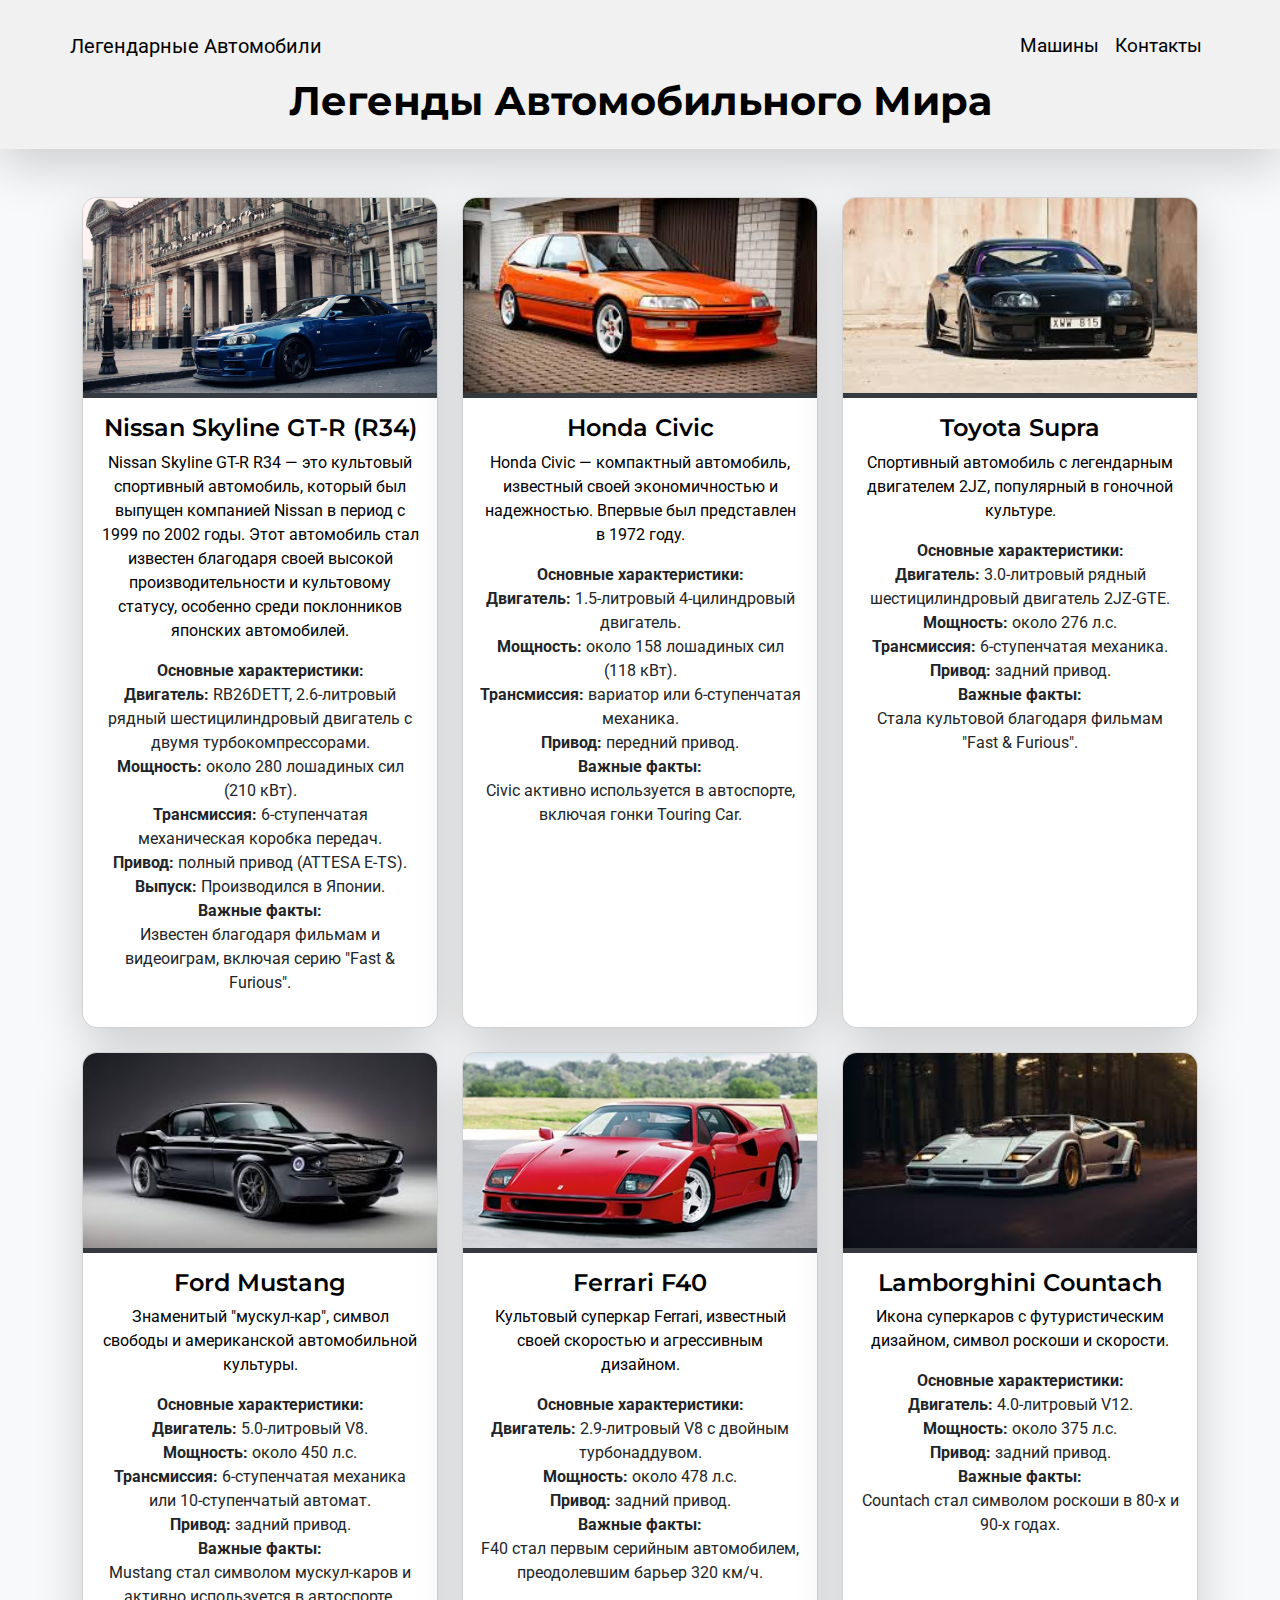
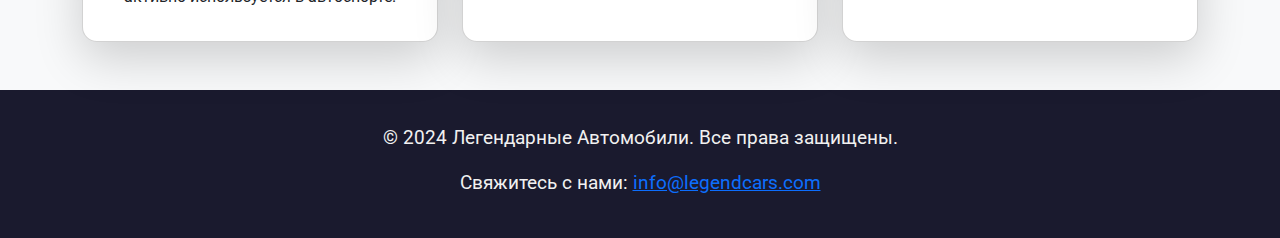
<file: index.html>
<!DOCTYPE html>
<html lang="ru">
<head>
    <meta charset="UTF-8">
    <meta name="viewport" content="width=device-width, initial-scale=1.0">
    <title>Легендарные Автомобили</title>
    <link href="https://cdn.jsdelivr.net/npm/bootstrap@5.3.0/dist/css/bootstrap.min.css" rel="stylesheet">
    <link href="https://fonts.googleapis.com/css2?family=Roboto:wght@400;700&family=Montserrat:wght@400;600;700&display=swap" rel="stylesheet">
    <link href="src/css/style.css" rel="stylesheet">

    <!-- Yandex.Metrika counter -->
<script type="text/javascript" >
    (function(m,e,t,r,i,k,a){m[i]=m[i]||function(){(m[i].a=m[i].a||[]).push(arguments)};
    m[i].l=1*new Date();
    for (var j = 0; j < document.scripts.length; j++) {if (document.scripts[j].src === r) { return; }}
    k=e.createElement(t),a=e.getElementsByTagName(t)[0],k.async=1,k.src=r,a.parentNode.insertBefore(k,a)})
    (window, document, "script", "https://mc.yandex.ru/metrika/tag.js", "ym");
 
    ym(99414979, "init", {
         clickmap:true,
         trackLinks:true,
         accurateTrackBounce:true,
         webvisor:true
    });
 </script>
 <noscript><div><img src="https://mc.yandex.ru/watch/99414979" style="position:absolute; left:-9999px;" alt="" /></div></noscript>
 <!-- /Yandex.Metrika counter -->
  
</head>
<body>
    <header class="custom-header text-center py-3 shadow-lg">
        <nav class="navbar navbar-expand-lg navbar-light container">
            <a class="navbar-brand" href="#">Легендарные Автомобили</a>
            <button class="navbar-toggler" type="button" data-bs-toggle="collapse" data-bs-target="#navbarNav" aria-controls="navbarNav" aria-expanded="false" aria-label="Toggle navigation">
                <span class="navbar-toggler-icon"></span>
            </button>
            <div class="collapse navbar-collapse" id="navbarNav">
                <ul class="navbar-nav ms-auto">
                    <li class="nav-item">
                        <a class="nav-link" href="#cars">Машины</a>
                    </li>
                    <li class="nav-item">
                        <a class="nav-link" href="#contact">Контакты</a>
                    </li>
                </ul>
            </div>
        </nav>
        <h1 class="display-4">Легенды Автомобильного Мира</h1>
    </header>

    <main class="container my-5">
        <section id="cars" class="mb-5">
            <div class="row g-4">

                <article class="col-md-4">
                    <div class="card h-100 shadow-lg">
                        <img src="asset/r34.jpg" class="card-img-top" alt="Nissan R34">
                        <div class="card-body text-center">
                            <h5 class="card-title">Nissan Skyline GT-R (R34)</h5>
                            <p class="card-text">
                                Nissan Skyline GT-R R34 — это культовый спортивный автомобиль, который был выпущен компанией Nissan в период с 1999 по 2002 годы. Этот автомобиль стал известен благодаря своей высокой производительности и культовому статусу, особенно среди поклонников японских автомобилей.
                            </p>
                            <div style="text-align: center;">
                                <strong>Основные характеристики:</strong><br>
                                <strong>Двигатель:</strong> RB26DETT, 2.6-литровый рядный шестицилиндровый двигатель с двумя турбокомпрессорами.<br>
                                <strong>Мощность:</strong> около 280 лошадиных сил (210 кВт).<br>
                                <strong>Трансмиссия:</strong> 6-ступенчатая механическая коробка передач.<br>
                                <strong>Привод:</strong> полный привод (ATTESA E-TS).<br>
                                <strong>Выпуск:</strong> Производился в Японии.
                            </div>
                            <p>
                                <strong>Важные факты:</strong><br>
                                Известен благодаря фильмам и видеоиграм, включая серию "Fast & Furious".
                            </p>
                        </div>
                    </div>
                </article>


                <article class="col-md-4">
                    <div class="card h-100 shadow-lg">
                        <img src="asset/civic.png" class="card-img-top" alt="Honda Civic">
                        <div class="card-body text-center">
                            <h5 class="card-title">Honda Civic</h5>
                            <p class="card-text">
                                Honda Civic — компактный автомобиль, известный своей экономичностью и надежностью. Впервые был представлен в 1972 году.
                            </p>
                            <div style="text-align: center;">
                                <strong>Основные характеристики:</strong><br>
                                <strong>Двигатель:</strong> 1.5-литровый 4-цилиндровый двигатель.<br>
                                <strong>Мощность:</strong> около 158 лошадиных сил (118 кВт).<br>
                                <strong>Трансмиссия:</strong> вариатор или 6-ступенчатая механика.<br>
                                <strong>Привод:</strong> передний привод.
                            </div>
                            <p>
                                <strong>Важные факты:</strong><br>
                                Civic активно используется в автоспорте, включая гонки Touring Car.
                            </p>
                        </div>
                    </div>
                </article>


                <article class="col-md-4">
                    <div class="card h-100 shadow-lg">
                        <img src="asset/supra.png" class="card-img-top" alt="Toyota Supra">
                        <div class="card-body text-center">
                            <h5 class="card-title">Toyota Supra</h5>
                            <p class="card-text">
                                Спортивный автомобиль с легендарным двигателем 2JZ, популярный в гоночной культуре.
                            </p>
                            <div style="text-align: center;">
                                <strong>Основные характеристики:</strong><br>
                                <strong>Двигатель:</strong> 3.0-литровый рядный шестицилиндровый двигатель 2JZ-GTE.<br>
                                <strong>Мощность:</strong> около 276 л.с.<br>
                                <strong>Трансмиссия:</strong> 6-ступенчатая механика.<br>
                                <strong>Привод:</strong> задний привод.
                            </div>
                            <p>
                                <strong>Важные факты:</strong><br>
                                Стала культовой благодаря фильмам "Fast & Furious".
                            </p>
                        </div>
                    </div>
                </article>


                <article class="col-md-4">
                    <div class="card h-100 shadow-lg">
                        <img src="asset/mustang.png" class="card-img-top" alt="Ford Mustang">
                        <div class="card-body text-center">
                            <h5 class="card-title">Ford Mustang</h5>
                            <p class="card-text">Знаменитый "мускул-кар", символ свободы и американской автомобильной культуры.</p>
                            <div style="text-align: center;">
                                <strong>Основные характеристики:</strong><br>
                                <strong>Двигатель:</strong> 5.0-литровый V8.<br>
                                <strong>Мощность:</strong> около 450 л.с.<br>
                                <strong>Трансмиссия:</strong> 6-ступенчатая механика или 10-ступенчатый автомат.<br>
                                <strong>Привод:</strong> задний привод.
                            </div>
                            <p>
                                <strong>Важные факты:</strong><br>
                                Mustang стал символом мускул-каров и активно используется в автоспорте.
                            </p>
                        </div>
                    </div>
                </article>


                <article class="col-md-4">
                    <div class="card h-100 shadow-lg">
                        <img src="asset/F40.png" class="card-img-top" alt="Ferrari F40">
                        <div class="card-body text-center">
                            <h5 class="card-title">Ferrari F40</h5>
                            <p class="card-text">Культовый суперкар Ferrari, известный своей скоростью и агрессивным дизайном.</p>
                            <div style="text-align: center;">
                                <strong>Основные характеристики:</strong><br>
                                <strong>Двигатель:</strong> 2.9-литровый V8 с двойным турбонаддувом.<br>
                                <strong>Мощность:</strong> около 478 л.с.<br>
                                <strong>Привод:</strong> задний привод.
                            </div>
                            <p>
                                <strong>Важные факты:</strong><br>
                                F40 стал первым серийным автомобилем, преодолевшим барьер 320 км/ч.
                            </p>
                        </div>
                    </div>
                </article>


                <article class="col-md-4">
                    <div class="card h-100 shadow-lg">
                        <img src="asset/countach.png" class="card-img-top" alt="Lamborghini Countach">
                        <div class="card-body text-center">
                            <h5 class="card-title">Lamborghini Countach</h5>
                            <p class="card-text">Икона суперкаров с футуристическим дизайном, символ роскоши и скорости.</p>
                            <div style="text-align: center;">
                                <strong>Основные характеристики:</strong><br>
                                <strong>Двигатель:</strong> 4.0-литровый V12.<br>
                                <strong>Мощность:</strong> около 375 л.с.<br>
                                <strong>Привод:</strong> задний привод.
                            </div>
                            <p>
                                <strong>Важные факты:</strong><br>
                                Countach стал символом роскоши в 80-х и 90-х годах.
                            </p>
                        </div>
                    </div>
                </article>
            </div>
        </section>
    </main>

    <footer id="contact" class="text-center py-4">
        <p>&copy; 2024 Легендарные Автомобили. Все права защищены.</p>
        <p>Свяжитесь с нами: <a href="mailto:info@legendcars.com">info@legendcars.com</a></p>
    </footer>

    <script src="https://cdn.jsdelivr.net/npm/bootstrap@5.3.0/dist/js/bootstrap.bundle.min.js"></script>
</body>
</html>
</file>
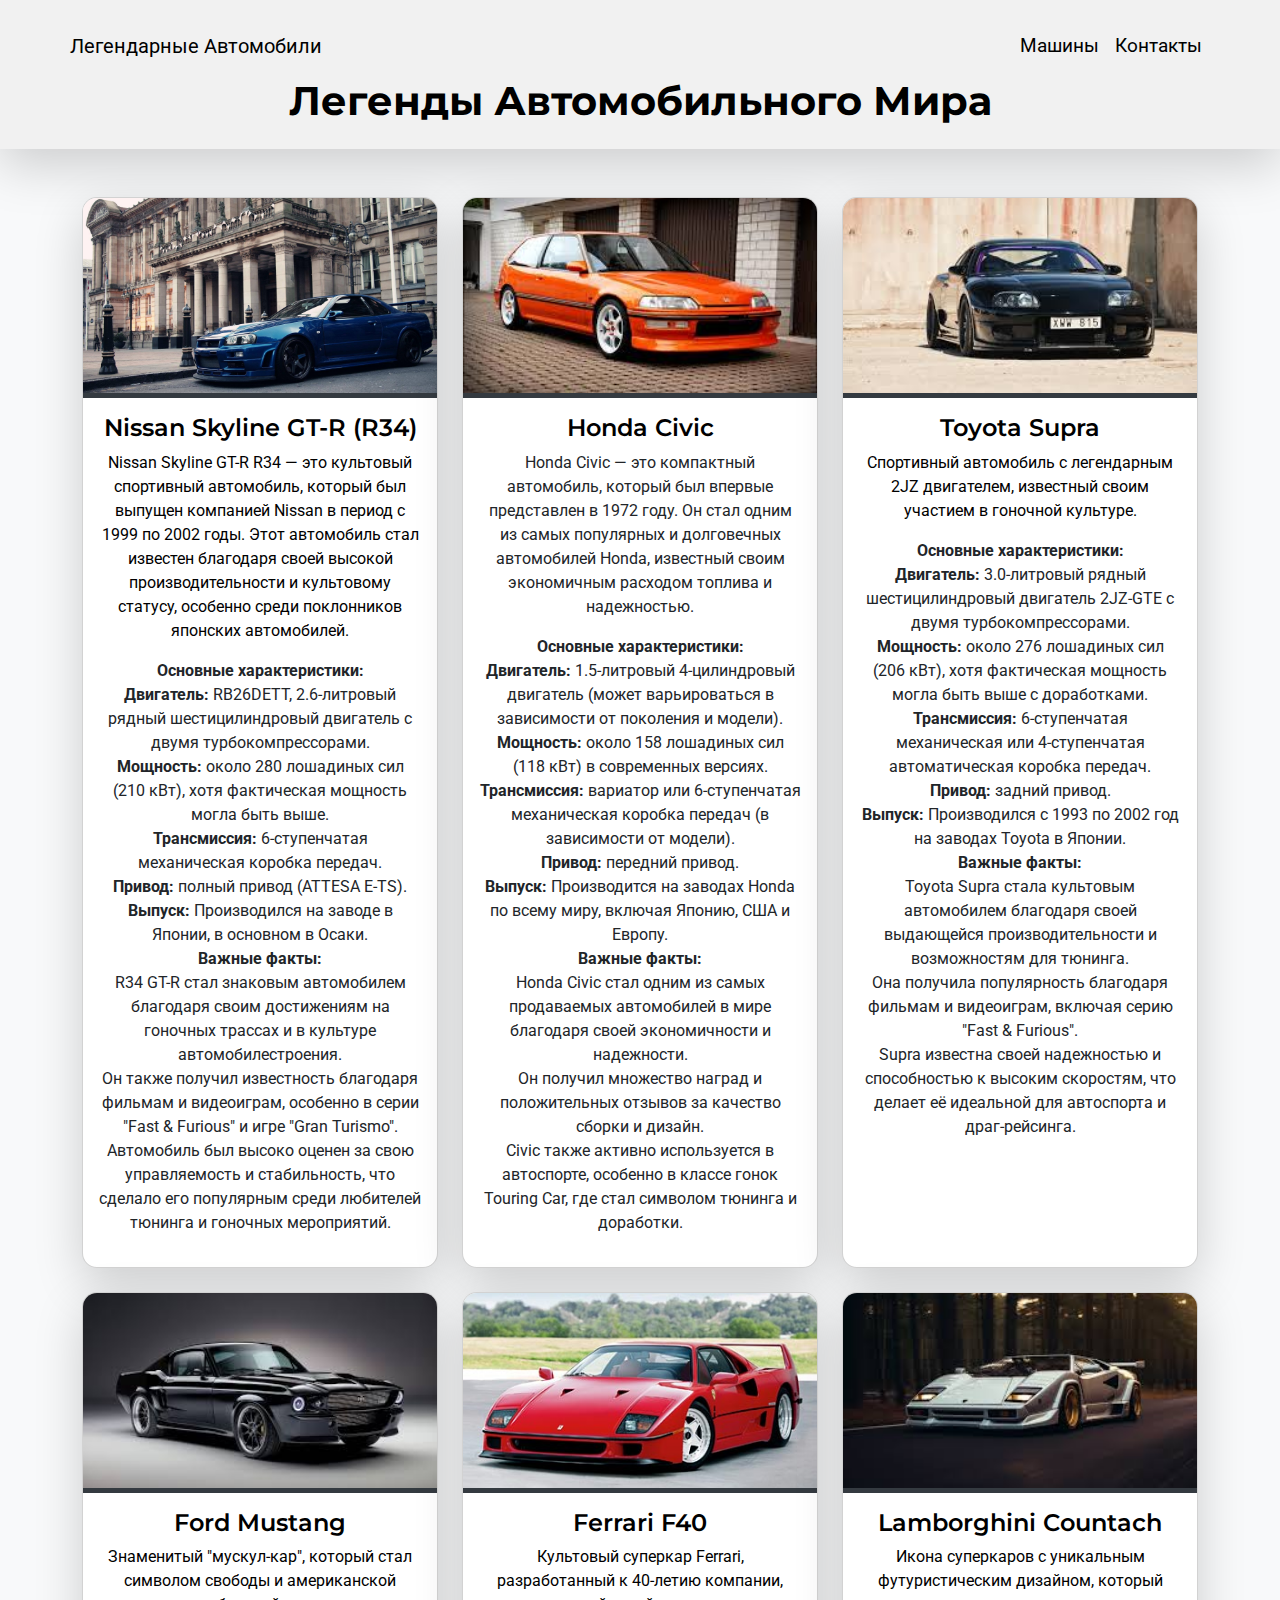
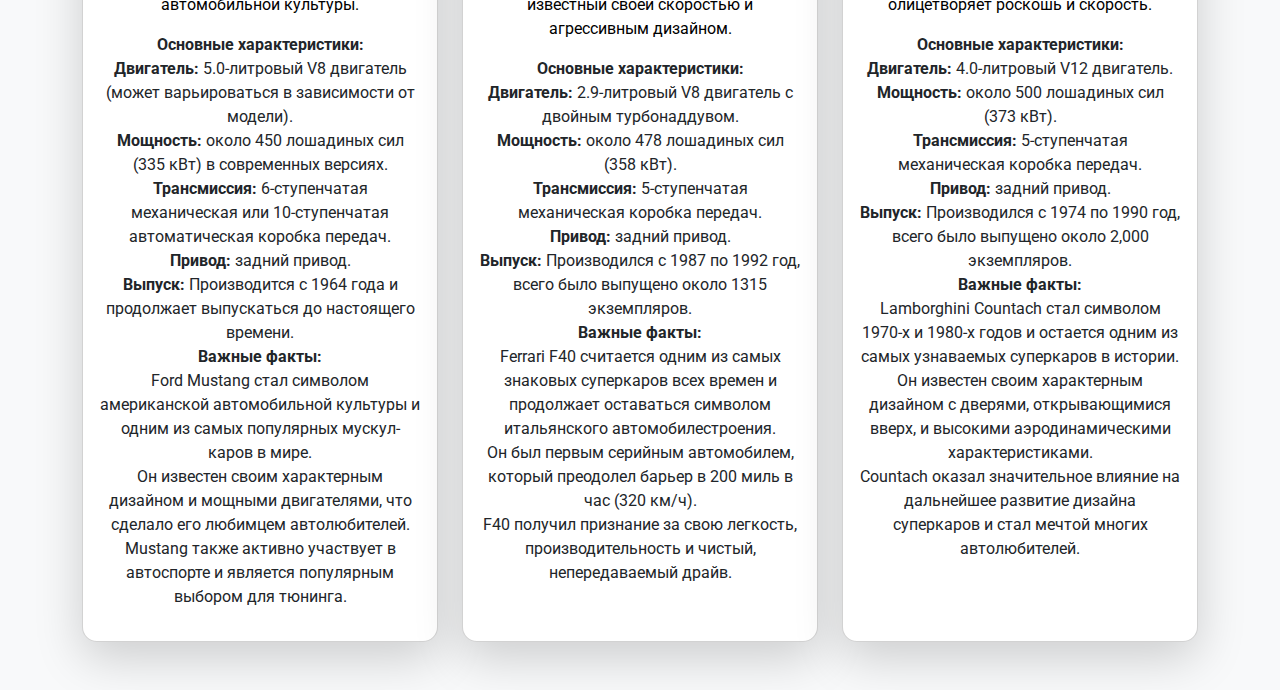
<file: WebResourses2024Module1/index.html>
<!DOCTYPE html>
<html lang="ru">
<head>
    <meta charset="UTF-8">
    <meta name="viewport" content="width=device-width, initial-scale=1.0">
    <title>Легендарные Автомобили</title>
    <link href="https://cdn.jsdelivr.net/npm/bootstrap@5.3.0/dist/css/bootstrap.min.css" rel="stylesheet">
    <link href="https://fonts.googleapis.com/css2?family=Roboto:wght@400;700&family=Montserrat:wght@400;600;700&display=swap" rel="stylesheet">
    <link href="src/css/style.css" rel="stylesheet">
</head>
<body>
    <header class="custom-header text-center py-3 shadow-lg">
        <nav class="navbar navbar-expand-lg navbar-light container">
            <a class="navbar-brand" href="#">Легендарные Автомобили</a>
            <button class="navbar-toggler" type="button" data-bs-toggle="collapse" data-bs-target="#navbarNav" aria-controls="navbarNav" aria-expanded="false" aria-label="Toggle navigation">
                <span class="navbar-toggler-icon"></span>
            </button>
            <div class="collapse navbar-collapse" id="navbarNav">
                <ul class="navbar-nav ms-auto">
                    <li class="nav-item">
                        <a class="nav-link" href="#cars">Машины</a>
                    </li>
                    <li class="nav-item">
                        <a class="nav-link" href="#contact">Контакты</a>
                    </li>
                </ul>
            </div>
        </nav>
        <h1 class="display-4">Легенды Автомобильного Мира</h1>
    </header>

    <main class="container my-5">
        <section id="cars" class="mb-5">
            <div class="row g-4">
                <article class="col-md-4">
                    <div class="card h-100 shadow-lg">
                        <img src="asset/r34.jpg" class="card-img-top" alt="Nissan R34">
                        <div class="card-body text-center">
                            <h5 class="card-title">Nissan Skyline GT-R (R34)</h5>
<p class="card-text">
    Nissan Skyline GT-R R34 — это культовый спортивный автомобиль, который был выпущен компанией Nissan в период с 1999 по 2002 годы. Этот автомобиль стал известен благодаря своей высокой производительности и культовому статусу, особенно среди поклонников японских автомобилей.
</p>

<div style="text-align: center;">
    <strong>Основные характеристики:</strong><br>
    <strong>Двигатель:</strong> RB26DETT, 2.6-литровый рядный шестицилиндровый двигатель с двумя турбокомпрессорами.<br>
    <strong>Мощность:</strong> около 280 лошадиных сил (210 кВт), хотя фактическая мощность могла быть выше.<br>
    <strong>Трансмиссия:</strong> 6-ступенчатая механическая коробка передач.<br>
    <strong>Привод:</strong> полный привод (ATTESA E-TS).<br>
    <strong>Выпуск:</strong> Производился на заводе в Японии, в основном в Осаки.
</div>

<p>
    <strong>Важные факты:</strong><br>
    R34 GT-R стал знаковым автомобилем благодаря своим достижениям на гоночных трассах и в культуре автомобилестроения.<br>
    Он также получил известность благодаря фильмам и видеоиграм, особенно в серии "Fast & Furious" и игре "Gran Turismo".<br>
    Автомобиль был высоко оценен за свою управляемость и стабильность, что сделало его популярным среди любителей тюнинга и гоночных мероприятий.
</p>
                    </div>
                </article>
                <article class="col-md-4">
                    <div class="card h-100 shadow-lg">
                        <img src="asset/civic.png" class="card-img-top" alt="Honda Civic">
                        <div class="card-body text-center">
                            <h5 class="card-title">Honda Civic</h5>
                                Honda Civic — это компактный автомобиль, который был впервые представлен в 1972 году. Он стал одним из самых популярных и долговечных автомобилей Honda, известный своим экономичным расходом топлива и надежностью.
                            </p>
                            
                            <div style="text-align: center;">
                                <strong>Основные характеристики:</strong><br>
                                <strong>Двигатель:</strong> 1.5-литровый 4-цилиндровый двигатель (может варьироваться в зависимости от поколения и модели).<br>
                                <strong>Мощность:</strong> около 158 лошадиных сил (118 кВт) в современных версиях.<br>
                                <strong>Трансмиссия:</strong> вариатор или 6-ступенчатая механическая коробка передач (в зависимости от модели).<br>
                                <strong>Привод:</strong> передний привод.<br>
                                <strong>Выпуск:</strong> Производится на заводах Honda по всему миру, включая Японию, США и Европу.
                            </div>
                            
                            <p>
                                <strong>Важные факты:</strong><br>
                                Honda Civic стал одним из самых продаваемых автомобилей в мире благодаря своей экономичности и надежности.<br>
                                Он получил множество наград и положительных отзывов за качество сборки и дизайн.<br>
                                Civic также активно используется в автоспорте, особенно в классе гонок Touring Car, где стал символом тюнинга и доработки.
                            </p>
                    </div>
                </article>
                <article class="col-md-4">
                    <div class="card h-100 shadow-lg">
                        <img src="asset/supra.png" class="card-img-top" alt="Toyota Supra">
                        <div class="card-body text-center">
                            <h5 class="card-title">Toyota Supra</h5>
                            <p class="card-text">
                                Спортивный автомобиль с легендарным 2JZ двигателем, известный своим участием в гоночной культуре.
                            </p>
                        
                            <div style="text-align: center;">
                                <strong>Основные характеристики:</strong><br>
                                <strong>Двигатель:</strong> 3.0-литровый рядный шестицилиндровый двигатель 2JZ-GTE с двумя турбокомпрессорами.<br>
                                <strong>Мощность:</strong> около 276 лошадиных сил (206 кВт), хотя фактическая мощность могла быть выше с доработками.<br>
                                <strong>Трансмиссия:</strong> 6-ступенчатая механическая или 4-ступенчатая автоматическая коробка передач.<br>
                                <strong>Привод:</strong> задний привод.<br>
                                <strong>Выпуск:</strong> Производился с 1993 по 2002 год на заводах Toyota в Японии.
                            </div>
                        
                            <p>
                                <strong>Важные факты:</strong><br>
                                Toyota Supra стала культовым автомобилем благодаря своей выдающейся производительности и возможностям для тюнинга.<br>
                                Она получила популярность благодаря фильмам и видеоиграм, включая серию "Fast & Furious".<br>
                                Supra известна своей надежностью и способностью к высоким скоростям, что делает её идеальной для автоспорта и драг-рейсинга.
                            </p>
                        </div>
                </article>
                <article class="col-md-4">
                    <div class="card h-100 shadow-lg">
                        <img src="asset/mustang.png" class="card-img-top" alt="Ford Mustang">
                        <div class="card-body text-center">
                            <h5 class="card-title">Ford Mustang</h5>
                            <p class="card-text">Знаменитый "мускул-кар", который стал символом свободы и американской автомобильной культуры.</p>
                    
                            <div style="text-align: center;">
                                <strong>Основные характеристики:</strong><br>
                                <strong>Двигатель:</strong> 5.0-литровый V8 двигатель (может варьироваться в зависимости от модели).<br>
                                <strong>Мощность:</strong> около 450 лошадиных сил (335 кВт) в современных версиях.<br>
                                <strong>Трансмиссия:</strong> 6-ступенчатая механическая или 10-ступенчатая автоматическая коробка передач.<br>
                                <strong>Привод:</strong> задний привод.<br>
                                <strong>Выпуск:</strong> Производится с 1964 года и продолжает выпускаться до настоящего времени.
                            </div>
                    
                            <p>
                                <strong>Важные факты:</strong><br>
                                Ford Mustang стал символом американской автомобильной культуры и одним из самых популярных мускул-каров в мире.<br>
                                Он известен своим характерным дизайном и мощными двигателями, что сделало его любимцем автолюбителей.<br>
                                Mustang также активно участвует в автоспорте и является популярным выбором для тюнинга.
                            </p>
                        </div>
                    </div>
                </article>
                <article class="col-md-4">
                    <div class="card h-100 shadow-lg">
                        <img src="asset/F40.png" class="card-img-top" alt="Ferrari F40">
                        <div class="card-body text-center">
                            <h5 class="card-title">Ferrari F40</h5>
                            <p class="card-text">Культовый суперкар Ferrari, разработанный к 40-летию компании, известный своей скоростью и агрессивным дизайном.</p>
                        
                            <div style="text-align: center;">
                                <strong>Основные характеристики:</strong><br>
                                <strong>Двигатель:</strong> 2.9-литровый V8 двигатель с двойным турбонаддувом.<br>
                                <strong>Мощность:</strong> около 478 лошадиных сил (358 кВт).<br>
                                <strong>Трансмиссия:</strong> 5-ступенчатая механическая коробка передач.<br>
                                <strong>Привод:</strong> задний привод.<br>
                                <strong>Выпуск:</strong> Производился с 1987 по 1992 год, всего было выпущено около 1315 экземпляров.
                            </div>
                        
                            <p>
                                <strong>Важные факты:</strong><br>
                                Ferrari F40 считается одним из самых знаковых суперкаров всех времен и продолжает оставаться символом итальянского автомобилестроения.<br>
                                Он был первым серийным автомобилем, который преодолел барьер в 200 миль в час (320 км/ч).<br>
                                F40 получил признание за свою легкость, производительность и чистый, непередаваемый драйв.
                            </p>
                        </div>
                    </div>
                </article>
                <article class="col-md-4">
                    <div class="card h-100 shadow-lg">
                        <img src="asset/countach.png" class="card-img-top" alt="Lamborghini Countach">
                        <div class="card-body text-center">
                            <h5 class="card-title">Lamborghini Countach</h5>
                            <p class="card-text">Икона суперкаров с уникальным футуристическим дизайном, который олицетворяет роскошь и скорость.</p>
                        
                            <div style="text-align: center;">
                                <strong>Основные характеристики:</strong><br>
                                <strong>Двигатель:</strong> 4.0-литровый V12 двигатель.<br>
                                <strong>Мощность:</strong> около 500 лошадиных сил (373 кВт).<br>
                                <strong>Трансмиссия:</strong> 5-ступенчатая механическая коробка передач.<br>
                                <strong>Привод:</strong> задний привод.<br>
                                <strong>Выпуск:</strong> Производился с 1974 по 1990 год, всего было выпущено около 2,000 экземпляров.
                            </div>
                        
                            <p>
                                <strong>Важные факты:</strong><br>
                                Lamborghini Countach стал символом 1970-х и 1980-х годов и остается одним из самых узнаваемых суперкаров в истории.<br>
                                Он известен своим характерным дизайном с дверями, открывающимися вверх, и высокими аэродинамическими характеристиками.<br>
                                Countach оказал значительное влияние на дальнейшее развитие дизайна суперкаров и стал мечтой многих автолюбителей.
                            </p>
                        </div>
                    </div>
                </article>
            </div>
        </section>
    </main>

    <script src="https://cdn.jsdelivr.net/npm/bootstrap@5.3.0/dist/js/bootstrap.bundle.min.js"></script>
</body>
</html>
</file>
<file: src/css/style.css>
body {
    font-family: 'Roboto', sans-serif;
    background-color: #f8f9fa;
    color: #000;
}

.custom-header {
    background-color: #f1f1f1;
}

.custom-header h1 {
    color: #000;
    font-family: 'Montserrat', sans-serif;
    font-weight: 700;
    font-size: 2.5rem;
}

.navbar {
    font-size: 1.2rem;
}

.nav-link {
    color: #000 !important;
    padding: 0.5rem 1rem;
}

.nav-link:hover {
    color: #000 !important;
    transition: color 0.3s;
}

.card {
    border-radius: 15px;
    overflow: hidden;
    transition: transform 0.3s, box-shadow 0.3s;
}

.card:hover {
    transform: scale(1.05);
    box-shadow: 0 10px 20px rgba(0, 0, 0, 0.2);
}

.card-img-top {
    border-bottom: 5px solid #343a40;
    height: 200px;
    object-fit: cover;
}

.card-title {
    font-family: 'Montserrat', sans-serif;
    font-size: 1.5rem;
    font-weight: 600;
    color: #000;
}

.card-text {
    font-size: 1rem;
    color: #000;
}

footer {
    background-color: #1a1a2e;
}

footer h2 {
    font-family: 'Montserrat', sans-serif;
    font-weight: 700;
    font-size: 1.8rem;
    color: #fff;
}

footer p {
    font-size: 1.2rem;
    margin-top: 10px;
    color: #f1f1f1;
}
</file>
<file: WebResourses2024Module1/src/css/style.css>
body {
    font-family: 'Roboto', sans-serif;
    background-color: #f8f9fa;
    color: #000;
}

.custom-header {
    background-color: #f1f1f1;
}

.custom-header h1 {
    color: #000;
    font-family: 'Montserrat', sans-serif;
    font-weight: 700;
    font-size: 2.5rem;
}

.navbar {
    font-size: 1.2rem;
}

.nav-link {
    color: #000 !important;
    padding: 0.5rem 1rem;
}

.nav-link:hover {
    color: #000 !important;
    transition: color 0.3s;
}

.card {
    border-radius: 15px;
    overflow: hidden;
    transition: transform 0.3s, box-shadow 0.3s;
}

.card:hover {
    transform: scale(1.05);
    box-shadow: 0 10px 20px rgba(0, 0, 0, 0.2);
}

.card-img-top {
    border-bottom: 5px solid #343a40;
    height: 200px;
    object-fit: cover;
}

.card-title {
    font-family: 'Montserrat', sans-serif;
    font-size: 1.5rem;
    font-weight: 600;
    color: #000;
}

.card-text {
    font-size: 1rem;
    color: #000;
}

footer {
    background-color: #1a1a2e;
}

footer h2 {
    font-family: 'Montserrat', sans-serif;
    font-weight: 700;
    font-size: 1.8rem;
    color: #fff;
}

footer p {
    font-size: 1.2rem;
    margin-top: 10px;
    color: #f1f1f1;
}
</file>
